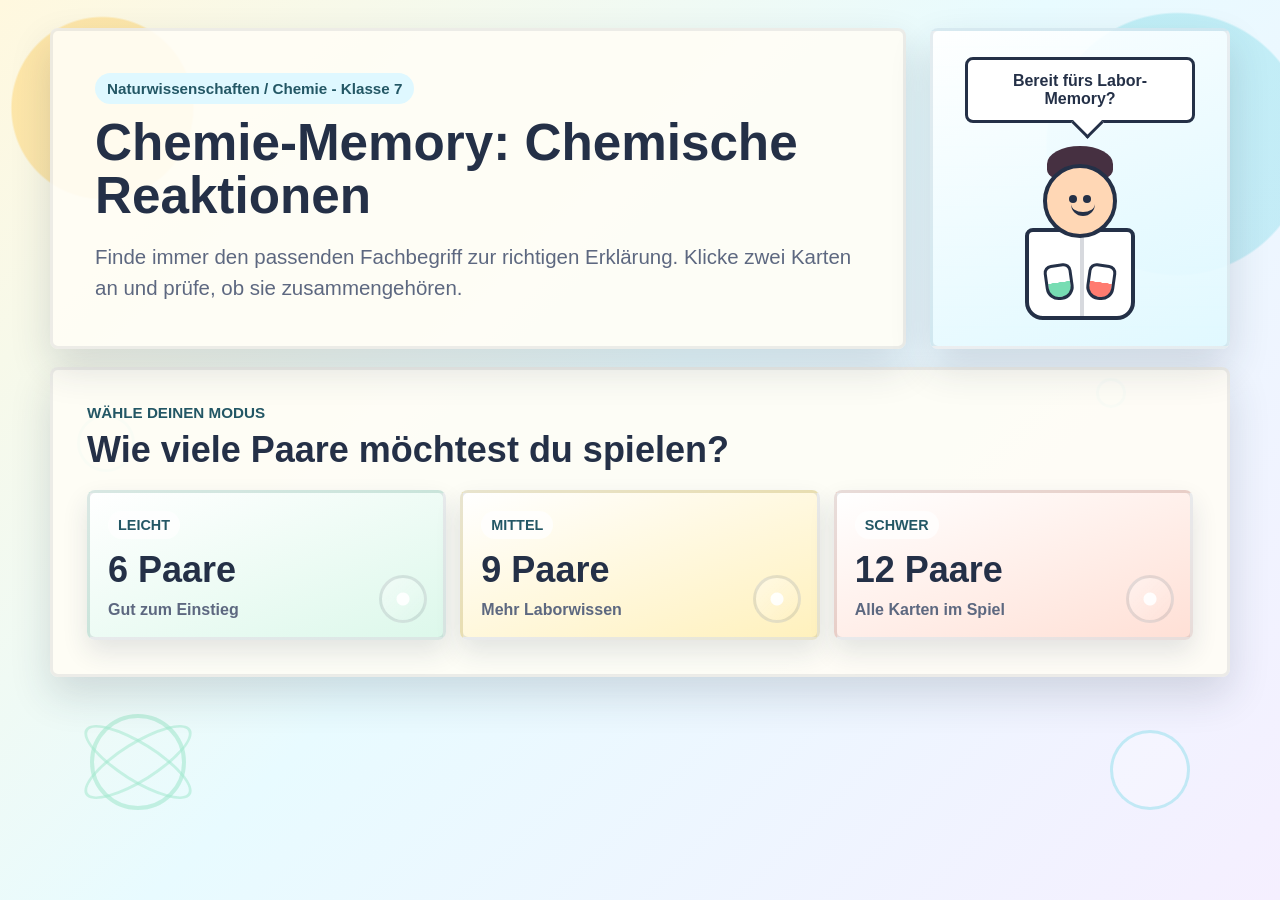
<file: index.html>
<!DOCTYPE html>
<html lang="de">
<head>
  <meta charset="UTF-8">
  <meta name="viewport" content="width=device-width, initial-scale=1.0">
  <title>Chemie-Memory: Chemische Reaktionen</title>
  <link rel="stylesheet" href="style.css">
</head>
<body>
  <div class="lab-background" aria-hidden="true">
    <span class="bubble bubble-one"></span>
    <span class="bubble bubble-two"></span>
    <span class="bubble bubble-three"></span>
    <span class="atom-doodle"></span>
  </div>

  <main class="page-shell">
    <header class="hero">
      <section class="intro">
        <p class="eyebrow">Naturwissenschaften / Chemie - Klasse 7</p>
        <h1>Chemie-Memory: Chemische Reaktionen</h1>
        <p class="instruction">
          Finde immer den passenden Fachbegriff zur richtigen Erklärung. Klicke zwei Karten an und prüfe, ob sie zusammengehören.
        </p>
      </section>

      <aside class="mascot-card" aria-label="Comic-Laborfigur">
        <div class="speech-bubble">Bereit fürs Labor-Memory?</div>
        <div class="chemist" aria-hidden="true">
          <div class="chemist-hair"></div>
          <div class="chemist-head">
            <span class="eye eye-left"></span>
            <span class="eye eye-right"></span>
            <span class="smile"></span>
          </div>
          <div class="chemist-body">
            <span class="coat-line"></span>
            <span class="flask flask-left"></span>
            <span class="flask flask-right"></span>
          </div>
        </div>
      </aside>
    </header>

    <section class="start-screen" id="startScreen" aria-labelledby="modeTitle">
      <div class="start-panel">
        <p class="section-kicker">Wähle deinen Modus</p>
        <h2 id="modeTitle">Wie viele Paare möchtest du spielen?</h2>
        <div class="mode-grid">
          <button class="mode-card mode-easy" type="button" data-pairs="6">
            <span class="mode-name">Leicht</span>
            <strong>6 Paare</strong>
            <span class="mode-note">Gut zum Einstieg</span>
          </button>
          <button class="mode-card mode-medium" type="button" data-pairs="9">
            <span class="mode-name">Mittel</span>
            <strong>9 Paare</strong>
            <span class="mode-note">Mehr Laborwissen</span>
          </button>
          <button class="mode-card mode-hard" type="button" data-pairs="12">
            <span class="mode-name">Schwer</span>
            <strong>12 Paare</strong>
            <span class="mode-note">Alle Karten im Spiel</span>
          </button>
        </div>
      </div>
    </section>

    <section class="game-screen" id="gameScreen" hidden>
      <section class="toolbar" aria-label="Spielstand">
        <div class="score-pill">
          <span class="score-label">Modus</span>
          <strong id="modeOutput">Leicht</strong>
        </div>
        <div class="score-pill">
          <span class="score-label">Versuche</span>
          <strong id="attempts">0</strong>
        </div>
        <div class="score-pill">
          <span class="score-label">Gefundene Paare</span>
          <strong><span id="matches">0</span> / <span id="totalPairs">6</span></strong>
        </div>
        <button class="home-button" id="homeButton" type="button">Zur Startseite</button>
        <button class="restart-button" id="restartButton" type="button">Neu starten</button>
      </section>

      <section class="message" id="message" aria-live="polite">
        Viel Erfolg! Suche zuerst eine Karte mit Begriff und dann die passende Erklärung.
      </section>

      <section class="game-board" id="gameBoard" aria-label="Memory-Karten"></section>
    </section>
  </main>

  <template id="cardTemplate">
    <button class="memory-card" type="button">
      <span class="card-inner">
        <span class="card-face card-back" aria-hidden="true">
          <span class="card-symbol">?</span>
          <span class="test-tube">
            <span class="liquid"></span>
            <span class="tiny-bubble tiny-bubble-one"></span>
            <span class="tiny-bubble tiny-bubble-two"></span>
          </span>
        </span>
        <span class="card-face card-front">
          <span class="card-type"></span>
          <span class="card-text"></span>
        </span>
      </span>
    </button>
  </template>

  <script src="script.js"></script>
</body>
</html>
</file>
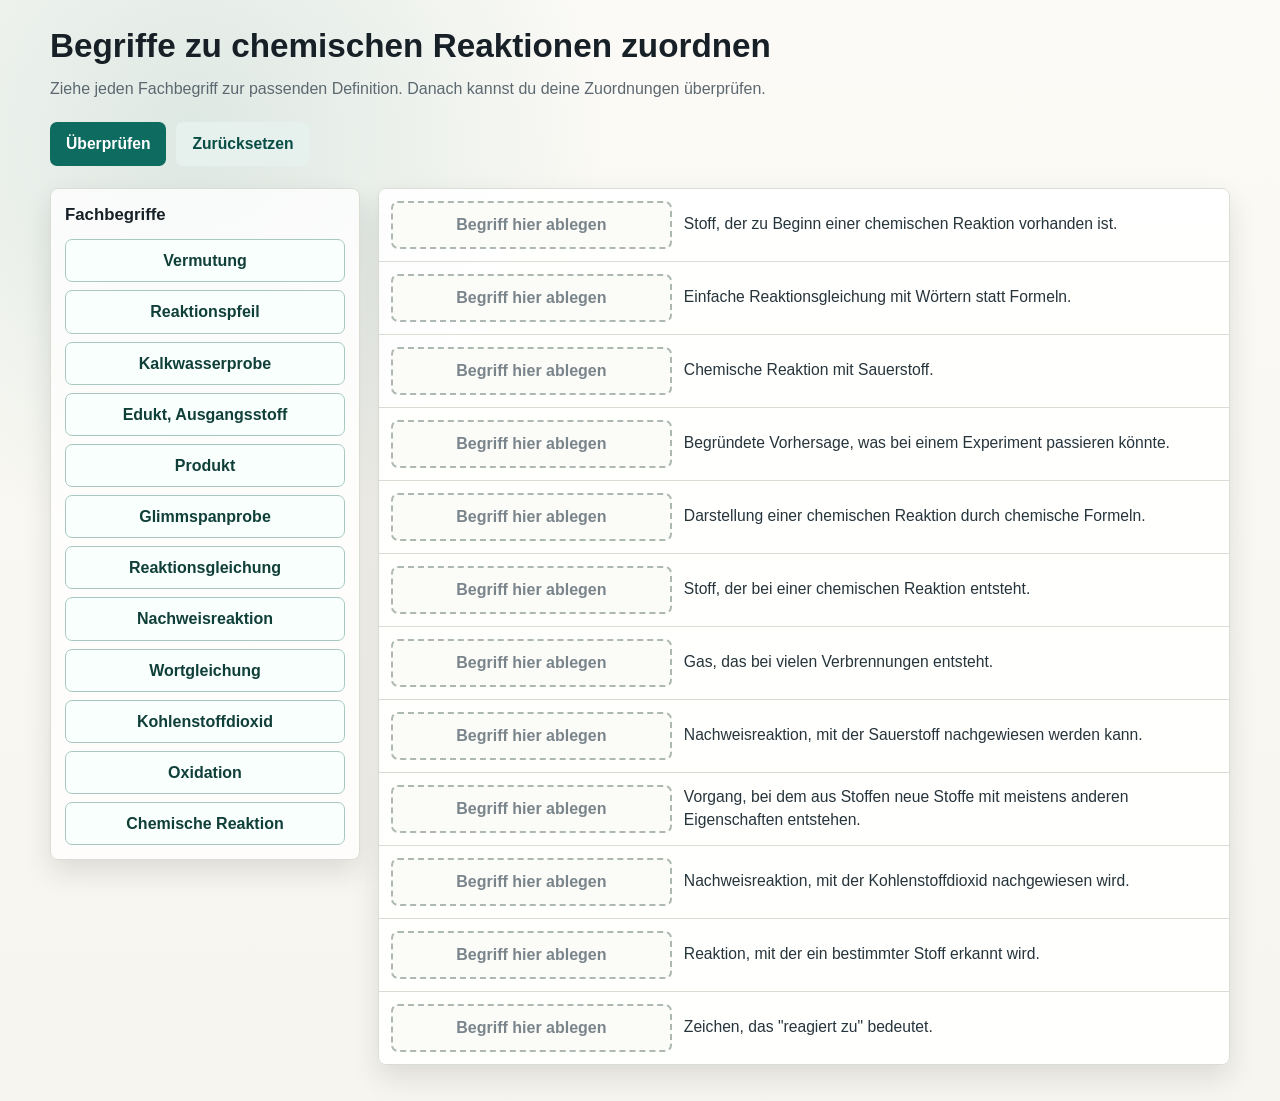
<file: drag_and_drop_chemie_klasse7.html>
<!doctype html>
<html lang="de">
<head>
  <meta charset="utf-8">
  <meta name="viewport" content="width=device-width, initial-scale=1">
  <title>Drag-and-Drop: Chemische Reaktionen</title>
  <style>
    :root {
      color-scheme: light;
      --ink: #172026;
      --muted: #5c6870;
      --paper: #f7f5ef;
      --panel: #ffffff;
      --line: #d9ddd4;
      --brand: #0d6b5f;
      --brand-dark: #084d45;
      --accent: #b35c18;
      --ok: #147d45;
      --ok-bg: #dff3e7;
      --bad: #b42318;
      --bad-bg: #fde2dd;
      --focus: #1d70b8;
      --shadow: 0 12px 28px rgba(22, 31, 36, 0.12);
    }

    * {
      box-sizing: border-box;
    }

    body {
      margin: 0;
      min-height: 100vh;
      background:
        radial-gradient(circle at 15% 12%, rgba(13, 107, 95, 0.12), transparent 26rem),
        linear-gradient(180deg, #fbfaf6 0%, var(--paper) 100%);
      color: var(--ink);
      font-family: Arial, Helvetica, sans-serif;
      line-height: 1.45;
    }

    .page {
      width: min(1180px, calc(100% - 32px));
      margin: 0 auto;
      padding: 28px 0 36px;
    }

    header {
      display: grid;
      gap: 12px;
      margin-bottom: 22px;
    }

    h1 {
      margin: 0;
      font-size: clamp(1.55rem, 2.6vw, 2.45rem);
      line-height: 1.1;
      letter-spacing: 0;
    }

    .intro {
      max-width: 760px;
      margin: 0;
      color: var(--muted);
      font-size: 1rem;
    }

    .toolbar {
      display: flex;
      flex-wrap: wrap;
      align-items: center;
      gap: 10px;
      margin: 18px 0 22px;
    }

    button {
      border: 0;
      border-radius: 7px;
      padding: 11px 16px;
      color: #fff;
      background: var(--brand);
      font: 700 0.98rem Arial, Helvetica, sans-serif;
      cursor: pointer;
      min-height: 44px;
    }

    button:hover {
      background: var(--brand-dark);
    }

    button:focus-visible,
    .term:focus-visible,
    .dropzone:focus-visible {
      outline: 3px solid var(--focus);
      outline-offset: 3px;
    }

    .secondary {
      color: var(--brand-dark);
      background: #e6f0ed;
    }

    .secondary:hover {
      background: #d7e7e2;
    }

    .result {
      min-height: 26px;
      color: var(--muted);
      font-weight: 700;
    }

    .workspace {
      display: grid;
      grid-template-columns: minmax(230px, 310px) minmax(0, 1fr);
      gap: 18px;
      align-items: start;
    }

    .bank,
    .definitions {
      background: rgba(255, 255, 255, 0.78);
      border: 1px solid var(--line);
      border-radius: 8px;
      box-shadow: var(--shadow);
    }

    .bank {
      position: sticky;
      top: 18px;
      padding: 14px;
    }

    h2 {
      margin: 0 0 12px;
      font-size: 1.05rem;
      letter-spacing: 0;
    }

    .term-list {
      display: grid;
      gap: 8px;
      min-height: 80px;
    }

    .term {
      display: flex;
      align-items: center;
      justify-content: center;
      min-height: 42px;
      width: 100%;
      border: 1px solid #a7c9c1;
      border-radius: 7px;
      padding: 9px 10px;
      background: #f8fffd;
      color: #103f39;
      font-weight: 700;
      text-align: center;
      cursor: grab;
      user-select: none;
      touch-action: none;
    }

    .term:active {
      cursor: grabbing;
    }

    .term.dragging {
      opacity: 0.55;
      transform: scale(0.98);
    }

    .term.pointer-dragging {
      opacity: 0;
    }

    .term.selected {
      border-color: var(--accent);
      background: #fff1e7;
    }

    .drag-ghost {
      position: fixed;
      z-index: 1000;
      width: min(280px, calc(100vw - 32px));
      pointer-events: none;
      box-shadow: 0 16px 30px rgba(22, 31, 36, 0.2);
      transform: rotate(-1deg);
    }

    .definitions {
      overflow: hidden;
    }

    .definition-row {
      display: grid;
      grid-template-columns: minmax(210px, 34%) minmax(0, 1fr);
      gap: 12px;
      padding: 12px;
      border-bottom: 1px solid var(--line);
      background: rgba(255, 255, 255, 0.86);
    }

    .definition-row:last-child {
      border-bottom: 0;
    }

    .definition-text {
      display: flex;
      align-items: center;
      margin: 0;
      color: #26343b;
      font-size: 0.98rem;
    }

    .dropzone {
      display: flex;
      align-items: center;
      justify-content: center;
      min-height: 48px;
      border: 2px dashed #aeb8b2;
      border-radius: 7px;
      padding: 6px;
      background: #fbfbf8;
      transition: background 0.16s ease, border-color 0.16s ease;
    }

    .dropzone.empty::before {
      content: "Begriff hier ablegen";
      color: #7a858b;
      font-weight: 700;
    }

    .dropzone.over {
      border-color: var(--accent);
      background: #fff1e7;
    }

    .bank.over {
      border-color: var(--accent);
      background: #fffaf5;
    }

    .dropzone.correct {
      border-color: var(--ok);
      background: var(--ok-bg);
    }

    .dropzone.incorrect {
      border-color: var(--bad);
      background: var(--bad-bg);
    }

    .dropzone.correct .term {
      border-color: var(--ok);
      background: #f4fff7;
      color: #0c5f34;
    }

    .dropzone.incorrect .term {
      border-color: var(--bad);
      background: #fff7f5;
      color: #8f1f16;
    }

    @media (max-width: 830px) {
      .workspace {
        grid-template-columns: 1fr;
      }

      .bank {
        position: static;
      }

      .definition-row {
        grid-template-columns: 1fr;
      }
    }

    @media (max-width: 520px) {
      .page {
        width: min(100% - 20px, 1180px);
        padding-top: 18px;
      }

      .toolbar {
        align-items: stretch;
        flex-direction: column;
      }

      button {
        width: 100%;
      }
    }
  </style>
</head>
<body>
  <main class="page">
    <header>
      <h1>Begriffe zu chemischen Reaktionen zuordnen</h1>
      <p class="intro">Ziehe jeden Fachbegriff zur passenden Definition. Danach kannst du deine Zuordnungen überprüfen.</p>
    </header>

    <div class="toolbar" aria-label="Aktionen">
      <button id="checkButton" type="button">Überprüfen</button>
      <button id="resetButton" class="secondary" type="button">Zurücksetzen</button>
      <div id="result" class="result" aria-live="polite"></div>
    </div>

    <section class="workspace">
      <aside class="bank" aria-label="Fachbegriffe">
        <h2>Fachbegriffe</h2>
        <div id="termBank" class="term-list"></div>
      </aside>

      <section class="definitions" aria-label="Definitionen">
        <div id="definitionList"></div>
      </section>
    </section>
  </main>

  <script>
    const items = [
      {
        term: "Chemische Reaktion",
        definition: "Vorgang, bei dem aus Stoffen neue Stoffe mit meistens anderen Eigenschaften entstehen."
      },
      {
        term: "Edukt, Ausgangsstoff",
        definition: "Stoff, der zu Beginn einer chemischen Reaktion vorhanden ist."
      },
      {
        term: "Glimmspanprobe",
        definition: "Nachweisreaktion, mit der Sauerstoff nachgewiesen werden kann."
      },
      {
        term: "Kalkwasserprobe",
        definition: "Nachweisreaktion, mit der Kohlenstoffdioxid nachgewiesen wird."
      },
      {
        term: "Kohlenstoffdioxid",
        definition: "Gas, das bei vielen Verbrennungen entsteht."
      },
      {
        term: "Nachweisreaktion",
        definition: "Reaktion, mit der ein bestimmter Stoff erkannt wird."
      },
      {
        term: "Oxidation",
        definition: "Chemische Reaktion mit Sauerstoff."
      },
      {
        term: "Produkt",
        definition: "Stoff, der bei einer chemischen Reaktion entsteht."
      },
      {
        term: "Reaktionsgleichung",
        definition: "Darstellung einer chemischen Reaktion durch chemische Formeln."
      },
      {
        term: "Reaktionspfeil",
        definition: "Zeichen, das \"reagiert zu\" bedeutet."
      },
      {
        term: "Vermutung",
        definition: "Begründete Vorhersage, was bei einem Experiment passieren könnte."
      },
      {
        term: "Wortgleichung",
        definition: "Einfache Reaktionsgleichung mit Wörtern statt Formeln."
      }
    ];

    const termBank = document.querySelector("#termBank");
    const definitionList = document.querySelector("#definitionList");
    const checkButton = document.querySelector("#checkButton");
    const resetButton = document.querySelector("#resetButton");
    const result = document.querySelector("#result");

    let draggedTerm = null;
    let pointerDrag = null;

    function shuffle(list) {
      const copy = [...list];
      for (let index = copy.length - 1; index > 0; index -= 1) {
        const randomIndex = Math.floor(Math.random() * (index + 1));
        [copy[index], copy[randomIndex]] = [copy[randomIndex], copy[index]];
      }
      return copy;
    }

    function makeTermCard(item) {
      const card = document.createElement("div");
      card.className = "term";
      card.draggable = true;
      card.tabIndex = 0;
      card.textContent = item.term;
      card.dataset.term = item.term;

      card.addEventListener("pointerdown", startPointerDrag);

      card.addEventListener("dragstart", (event) => {
        if (pointerDrag) {
          event.preventDefault();
          return;
        }
        draggedTerm = card;
        card.classList.add("dragging");
        event.dataTransfer.setData("text/plain", item.term);
      });

      card.addEventListener("dragend", () => {
        card.classList.remove("dragging");
        draggedTerm = null;
      });

      card.addEventListener("keydown", (event) => {
        if (event.key === "Enter" || event.key === " ") {
          event.preventDefault();
          selectForKeyboard(card);
        }
      });

      return card;
    }

    function makeDropzone(item) {
      const zone = document.createElement("div");
      zone.className = "dropzone empty";
      zone.tabIndex = 0;
      zone.dataset.answer = item.term;
      zone.setAttribute("aria-label", "Ablagefeld für " + item.definition);

      zone.addEventListener("dragover", (event) => {
        event.preventDefault();
        zone.classList.add("over");
      });

      zone.addEventListener("dragleave", () => {
        zone.classList.remove("over");
      });

      zone.addEventListener("drop", (event) => {
        event.preventDefault();
        zone.classList.remove("over");
        if (draggedTerm) {
          placeTerm(zone, draggedTerm);
        }
      });

      zone.addEventListener("keydown", (event) => {
        const selected = document.querySelector(".term.selected");
        if ((event.key === "Enter" || event.key === " ") && selected) {
          event.preventDefault();
          placeTerm(zone, selected);
          selected.classList.remove("selected");
        }
      });

      return zone;
    }

    function startPointerDrag(event) {
      if (!event.isPrimary || (event.pointerType === "mouse" && event.button !== 0)) {
        return;
      }

      const card = event.currentTarget;
      const rect = card.getBoundingClientRect();
      const ghost = card.cloneNode(true);

      event.preventDefault();
      card.setPointerCapture(event.pointerId);
      clearFeedback();

      ghost.classList.add("drag-ghost");
      ghost.classList.remove("selected", "dragging", "pointer-dragging");
      document.body.appendChild(ghost);

      pointerDrag = {
        card,
        ghost,
        pointerId: event.pointerId,
        offsetX: event.clientX - rect.left,
        offsetY: event.clientY - rect.top,
        currentTarget: null
      };

      card.classList.add("pointer-dragging");
      moveGhost(event.clientX, event.clientY);
      updatePointerTarget(event.clientX, event.clientY);

      card.addEventListener("pointermove", movePointerDrag);
      card.addEventListener("pointerup", endPointerDrag);
      card.addEventListener("pointercancel", cancelPointerDrag);
    }

    function movePointerDrag(event) {
      if (!pointerDrag || event.pointerId !== pointerDrag.pointerId) {
        return;
      }

      event.preventDefault();
      moveGhost(event.clientX, event.clientY);
      updatePointerTarget(event.clientX, event.clientY);
    }

    function endPointerDrag(event) {
      if (!pointerDrag || event.pointerId !== pointerDrag.pointerId) {
        return;
      }

      event.preventDefault();
      const target = pointerDrag.currentTarget;
      const card = pointerDrag.card;

      cleanupPointerDrag();

      if (target && target.classList.contains("dropzone")) {
        placeTerm(target, card);
      } else if (target && target.classList.contains("bank")) {
        returnTermToBank(card);
      }
    }

    function cancelPointerDrag(event) {
      if (!pointerDrag || event.pointerId !== pointerDrag.pointerId) {
        return;
      }

      cleanupPointerDrag();
    }

    function moveGhost(clientX, clientY) {
      pointerDrag.ghost.style.left = clientX - pointerDrag.offsetX + "px";
      pointerDrag.ghost.style.top = clientY - pointerDrag.offsetY + "px";
    }

    function updatePointerTarget(clientX, clientY) {
      document.querySelectorAll(".dropzone.over, .bank.over").forEach((element) => {
        element.classList.remove("over");
      });

      pointerDrag.ghost.style.display = "none";
      const element = document.elementFromPoint(clientX, clientY);
      pointerDrag.ghost.style.display = "";

      const dropzone = element ? element.closest(".dropzone") : null;
      const bank = element ? element.closest(".bank") : null;
      const target = dropzone || bank;

      pointerDrag.currentTarget = target;
      if (target) {
        target.classList.add("over");
      }
    }

    function cleanupPointerDrag() {
      const { card, ghost, pointerId } = pointerDrag;

      document.querySelectorAll(".dropzone.over, .bank.over").forEach((element) => {
        element.classList.remove("over");
      });

      card.classList.remove("pointer-dragging");
      card.removeEventListener("pointermove", movePointerDrag);
      card.removeEventListener("pointerup", endPointerDrag);
      card.removeEventListener("pointercancel", cancelPointerDrag);

      if (card.hasPointerCapture(pointerId)) {
        card.releasePointerCapture(pointerId);
      }

      ghost.remove();
      pointerDrag = null;
    }

    function selectForKeyboard(card) {
      document.querySelectorAll(".term.selected").forEach((term) => {
        term.classList.remove("selected");
      });
      card.classList.add("selected");
      result.textContent = "Wähle jetzt ein Ablagefeld aus und drücke Enter.";
    }

    function placeTerm(zone, card) {
      clearFeedback();

      if (zone.firstElementChild) {
        termBank.appendChild(zone.firstElementChild);
      }

      zone.appendChild(card);
      updateEmptyDropzones();
      result.textContent = "";
    }

    function returnTermToBank(card) {
      clearFeedback();
      termBank.appendChild(card);
      updateEmptyDropzones();
      result.textContent = "";
    }

    function updateEmptyDropzones() {
      document.querySelectorAll(".dropzone").forEach((zone) => {
        zone.classList.toggle("empty", !zone.querySelector(".term"));
      });
    }

    function clearFeedback() {
      document.querySelectorAll(".dropzone").forEach((zone) => {
        zone.classList.remove("correct", "incorrect");
      });
    }

    function render() {
      termBank.innerHTML = "";
      definitionList.innerHTML = "";
      result.textContent = "";

      shuffle(items).forEach((item) => {
        termBank.appendChild(makeTermCard(item));
      });

      shuffle(items).forEach((item) => {
        const row = document.createElement("div");
        row.className = "definition-row";

        const zone = makeDropzone(item);
        const definition = document.createElement("p");
        definition.className = "definition-text";
        definition.textContent = item.definition;

        row.append(zone, definition);
        definitionList.appendChild(row);
      });
    }

    function checkAnswers() {
      let correct = 0;
      let answered = 0;

      document.querySelectorAll(".dropzone").forEach((zone) => {
        const card = zone.querySelector(".term");
        zone.classList.remove("correct", "incorrect");

        if (!card) {
          zone.classList.add("incorrect");
          return;
        }

        answered += 1;
        if (card.dataset.term === zone.dataset.answer) {
          correct += 1;
          zone.classList.add("correct");
        } else {
          zone.classList.add("incorrect");
        }
      });

      result.textContent = correct + " von " + items.length + " Zuordnungen richtig" +
        (answered < items.length ? " (" + (items.length - answered) + " fehlen noch)." : ".");
    }

    termBank.addEventListener("dragover", (event) => {
      event.preventDefault();
    });

    termBank.addEventListener("drop", (event) => {
      event.preventDefault();
      if (draggedTerm) {
        returnTermToBank(draggedTerm);
      }
    });

    checkButton.addEventListener("click", checkAnswers);
    resetButton.addEventListener("click", render);

    render();
  </script>
</body>
</html>
</file>
<file: style.css>
:root {
  --ink: #243047;
  --muted: #5d6880;
  --paper: #fffdf5;
  --aqua: #31c7d9;
  --mint: #77ddb3;
  --lemon: #ffd166;
  --coral: #ff7b70;
  --berry: #8b5cf6;
  --sky: #dff8ff;
  --success: #1f9d6a;
  --success-soft: #dff8e9;
  --shadow: 0 18px 40px rgba(36, 48, 71, 0.16);
}

* {
  box-sizing: border-box;
}

[hidden] {
  display: none !important;
}

body {
  min-height: 100vh;
  margin: 0;
  color: var(--ink);
  font-family: "Trebuchet MS", "Segoe UI", Arial, sans-serif;
  background:
    radial-gradient(circle at 8% 12%, rgba(255, 209, 102, 0.46) 0 90px, transparent 92px),
    radial-gradient(circle at 92% 16%, rgba(49, 199, 217, 0.22) 0 130px, transparent 132px),
    linear-gradient(135deg, #fff8df 0%, #e8fbff 48%, #f5efff 100%);
  overflow-x: hidden;
}

button {
  font: inherit;
}

.page-shell {
  position: relative;
  z-index: 1;
  width: min(1180px, calc(100% - 28px));
  margin: 0 auto;
  padding: 28px 0 42px;
}

.lab-background {
  position: fixed;
  inset: 0;
  pointer-events: none;
  overflow: hidden;
}

.bubble,
.atom-doodle {
  position: absolute;
  opacity: 0.65;
}

.bubble {
  border: 3px solid rgba(49, 199, 217, 0.4);
  border-radius: 50%;
  background: rgba(255, 255, 255, 0.35);
}

.bubble-one {
  width: 58px;
  height: 58px;
  left: 6%;
  top: 46%;
}

.bubble-two {
  width: 30px;
  height: 30px;
  right: 12%;
  top: 42%;
}

.bubble-three {
  width: 80px;
  height: 80px;
  right: 7%;
  bottom: 10%;
}

.atom-doodle {
  width: 96px;
  height: 96px;
  left: 7%;
  bottom: 10%;
  border: 4px solid rgba(119, 221, 179, 0.55);
  border-radius: 50%;
}

.atom-doodle::before,
.atom-doodle::after {
  content: "";
  position: absolute;
  inset: 24px -18px;
  border: 3px solid rgba(119, 221, 179, 0.5);
  border-radius: 50%;
}

.atom-doodle::before {
  transform: rotate(32deg);
}

.atom-doodle::after {
  transform: rotate(-32deg);
}

.hero {
  display: grid;
  grid-template-columns: minmax(0, 1fr) 300px;
  gap: 24px;
  align-items: stretch;
  margin-bottom: 18px;
}

.intro,
.mascot-card,
.start-panel,
.toolbar,
.message {
  border: 3px solid rgba(36, 48, 71, 0.08);
  border-radius: 8px;
  background: rgba(255, 253, 245, 0.9);
  box-shadow: var(--shadow);
}

.intro {
  padding: clamp(24px, 4vw, 42px);
  overflow: hidden;
}

.eyebrow {
  display: inline-flex;
  margin: 0 0 12px;
  padding: 7px 12px;
  border-radius: 999px;
  color: #235765;
  background: #dff8ff;
  font-size: 0.95rem;
  font-weight: 700;
}

h1 {
  max-width: 760px;
  margin: 0;
  font-size: clamp(2.1rem, 4vw, 4rem);
  line-height: 1.04;
  letter-spacing: 0;
}

.instruction {
  max-width: 760px;
  margin: 18px 0 0;
  color: var(--muted);
  font-size: clamp(1.08rem, 2vw, 1.28rem);
  line-height: 1.55;
}

.mascot-card {
  display: grid;
  place-items: center;
  padding: 22px;
  background:
    linear-gradient(160deg, rgba(255, 255, 255, 0.92), rgba(223, 248, 255, 0.92)),
    repeating-linear-gradient(0deg, transparent 0 18px, rgba(49, 199, 217, 0.06) 18px 20px);
}

.speech-bubble {
  position: relative;
  max-width: 230px;
  margin-bottom: 12px;
  padding: 12px 15px;
  border: 3px solid var(--ink);
  border-radius: 8px;
  background: #fff;
  font-weight: 800;
  text-align: center;
}

.speech-bubble::after {
  content: "";
  position: absolute;
  left: 48%;
  bottom: -14px;
  width: 20px;
  height: 20px;
  border-right: 3px solid var(--ink);
  border-bottom: 3px solid var(--ink);
  background: #fff;
  transform: rotate(45deg);
}

.chemist {
  position: relative;
  width: 150px;
  height: 178px;
}

.chemist-hair {
  position: absolute;
  z-index: 1;
  top: 4px;
  left: 42px;
  width: 66px;
  height: 36px;
  border-radius: 50% 50% 35% 35%;
  background: #463041;
}

.chemist-head {
  position: absolute;
  z-index: 2;
  top: 22px;
  left: 38px;
  width: 74px;
  height: 74px;
  border: 4px solid var(--ink);
  border-radius: 50%;
  background: #ffd7b5;
}

.eye {
  position: absolute;
  top: 27px;
  width: 8px;
  height: 8px;
  border-radius: 50%;
  background: var(--ink);
}

.eye-left {
  left: 22px;
}

.eye-right {
  right: 22px;
}

.smile {
  position: absolute;
  left: 24px;
  bottom: 18px;
  width: 24px;
  height: 12px;
  border-bottom: 4px solid var(--ink);
  border-radius: 0 0 24px 24px;
}

.chemist-body {
  position: absolute;
  left: 20px;
  bottom: 0;
  width: 110px;
  height: 92px;
  border: 4px solid var(--ink);
  border-radius: 8px 8px 18px 18px;
  background: #fff;
}

.coat-line {
  position: absolute;
  left: 50%;
  top: 0;
  width: 4px;
  height: 88px;
  background: rgba(36, 48, 71, 0.18);
}

.flask {
  position: absolute;
  bottom: 16px;
  width: 28px;
  height: 36px;
  border: 3px solid var(--ink);
  border-radius: 8px 8px 13px 13px;
  background: linear-gradient(to top, var(--mint) 0 48%, transparent 49%);
}

.flask-left {
  left: 16px;
  transform: rotate(-8deg);
}

.flask-right {
  right: 16px;
  background: linear-gradient(to top, var(--coral) 0 48%, transparent 49%);
  transform: rotate(8deg);
}

.start-screen {
  margin-bottom: 18px;
}

.start-panel {
  padding: clamp(22px, 4vw, 34px);
}

.section-kicker {
  margin: 0 0 8px;
  color: #235765;
  font-size: 0.95rem;
  font-weight: 900;
  text-transform: uppercase;
}

h2 {
  margin: 0 0 20px;
  font-size: clamp(1.45rem, 3vw, 2.25rem);
  line-height: 1.15;
  letter-spacing: 0;
}

.mode-grid {
  display: grid;
  grid-template-columns: repeat(3, minmax(0, 1fr));
  gap: 14px;
}

.mode-card {
  position: relative;
  display: flex;
  min-height: 150px;
  flex-direction: column;
  justify-content: space-between;
  gap: 10px;
  padding: 18px;
  border: 3px solid rgba(36, 48, 71, 0.1);
  border-radius: 8px;
  color: var(--ink);
  background: #fff;
  box-shadow: 0 12px 26px rgba(36, 48, 71, 0.12);
  text-align: left;
  cursor: pointer;
  overflow: hidden;
  transition: transform 160ms ease, box-shadow 160ms ease;
}

.mode-card::after {
  content: "";
  position: absolute;
  right: 16px;
  bottom: 14px;
  width: 42px;
  height: 42px;
  border: 3px solid rgba(36, 48, 71, 0.12);
  border-radius: 50%;
  background:
    radial-gradient(circle at 50% 50%, rgba(255, 255, 255, 0.9) 0 6px, transparent 7px),
    linear-gradient(135deg, rgba(255, 255, 255, 0.4), transparent);
}

.mode-card:hover,
.mode-card:focus-visible {
  transform: translateY(-3px);
  box-shadow: 0 16px 32px rgba(36, 48, 71, 0.18);
}

.mode-card:focus-visible {
  outline: 4px solid rgba(49, 199, 217, 0.45);
  outline-offset: 4px;
}

.mode-easy {
  background: linear-gradient(160deg, #ffffff, #ddf8eb);
}

.mode-medium {
  background: linear-gradient(160deg, #ffffff, #fff1bd);
}

.mode-hard {
  background: linear-gradient(160deg, #ffffff, #ffe0d6);
}

.mode-name {
  width: fit-content;
  padding: 6px 10px;
  border-radius: 999px;
  background: rgba(255, 255, 255, 0.74);
  color: #235765;
  font-size: 0.9rem;
  font-weight: 900;
  text-transform: uppercase;
}

.mode-card strong {
  font-size: clamp(1.7rem, 3vw, 2.25rem);
  line-height: 1;
}

.mode-note {
  max-width: 170px;
  color: var(--muted);
  font-weight: 800;
}

.toolbar {
  display: flex;
  flex-wrap: wrap;
  gap: 12px;
  align-items: center;
  justify-content: space-between;
  margin-bottom: 14px;
  padding: 14px;
}

.score-pill {
  display: flex;
  align-items: center;
  gap: 10px;
  min-height: 48px;
  padding: 10px 15px;
  border-radius: 999px;
  background: #fff;
  box-shadow: inset 0 0 0 2px rgba(36, 48, 71, 0.08);
}

.score-label {
  color: var(--muted);
  font-weight: 700;
}

.score-pill strong {
  font-size: 1.25rem;
}

.restart-button,
.home-button {
  min-height: 48px;
  padding: 10px 18px;
  border: 0;
  border-radius: 999px;
  color: var(--ink);
  background: var(--lemon);
  box-shadow: 0 5px 0 #dca73c;
  font-weight: 900;
  cursor: pointer;
  transition: transform 160ms ease, box-shadow 160ms ease;
}

.home-button {
  background: #ffffff;
  box-shadow: inset 0 0 0 2px rgba(36, 48, 71, 0.12), 0 5px 0 rgba(36, 48, 71, 0.16);
}

.restart-button:hover,
.restart-button:focus-visible,
.home-button:hover,
.home-button:focus-visible {
  transform: translateY(-2px);
}

.restart-button:hover,
.restart-button:focus-visible {
  box-shadow: 0 7px 0 #dca73c;
}

.home-button:hover,
.home-button:focus-visible {
  box-shadow: inset 0 0 0 2px rgba(36, 48, 71, 0.15), 0 7px 0 rgba(36, 48, 71, 0.18);
}

.restart-button:active {
  transform: translateY(2px);
  box-shadow: 0 3px 0 #dca73c;
}

.home-button:active {
  transform: translateY(2px);
  box-shadow: inset 0 0 0 2px rgba(36, 48, 71, 0.12), 0 3px 0 rgba(36, 48, 71, 0.16);
}

.message {
  min-height: 54px;
  margin-bottom: 18px;
  padding: 15px 18px;
  color: #235765;
  background: rgba(223, 248, 255, 0.92);
  font-size: 1.05rem;
  font-weight: 800;
}

.message.success {
  color: #155f42;
  background: var(--success-soft);
}

.game-board {
  display: grid;
  grid-template-columns: repeat(auto-fit, minmax(150px, 1fr));
  gap: 14px;
  align-items: stretch;
}

.memory-card {
  min-height: 174px;
  padding: 0;
  border: 0;
  border-radius: 8px;
  background: transparent;
  cursor: pointer;
  perspective: 900px;
}

.memory-card:focus-visible {
  outline: 4px solid rgba(255, 123, 112, 0.55);
  outline-offset: 4px;
}

.memory-card.is-locked {
  cursor: default;
}

.card-inner {
  position: relative;
  display: block;
  width: 100%;
  height: 100%;
  min-height: 174px;
  transition: transform 500ms ease;
  transform-style: preserve-3d;
}

.memory-card.is-flipped .card-inner,
.memory-card.is-matched .card-inner {
  transform: rotateY(180deg);
}

.card-face {
  position: absolute;
  inset: 0;
  display: flex;
  flex-direction: column;
  align-items: center;
  justify-content: center;
  gap: 10px;
  min-height: 174px;
  padding: 14px;
  border-radius: 8px;
  border: 3px solid rgba(36, 48, 71, 0.12);
  backface-visibility: hidden;
  box-shadow: var(--shadow);
  overflow: hidden;
}

.card-back {
  color: #fff;
  background:
    radial-gradient(circle at 22% 18%, rgba(255, 255, 255, 0.42) 0 22px, transparent 24px),
    linear-gradient(135deg, #27b9d0 0%, #8056e8 100%);
}

.card-symbol {
  display: grid;
  place-items: center;
  width: 52px;
  height: 52px;
  border: 3px solid rgba(255, 255, 255, 0.85);
  border-radius: 50%;
  font-size: 2rem;
  font-weight: 900;
}

.test-tube {
  position: relative;
  width: 34px;
  height: 72px;
  border: 3px solid rgba(255, 255, 255, 0.9);
  border-top: 0;
  border-radius: 0 0 16px 16px;
  transform: rotate(-12deg);
}

.test-tube::before {
  content: "";
  position: absolute;
  left: -7px;
  top: -9px;
  width: 48px;
  height: 10px;
  border: 3px solid rgba(255, 255, 255, 0.9);
  border-radius: 999px;
}

.liquid {
  position: absolute;
  left: 4px;
  right: 4px;
  bottom: 4px;
  height: 32px;
  border-radius: 0 0 12px 12px;
  background: var(--lemon);
}

.tiny-bubble {
  position: absolute;
  border: 2px solid rgba(255, 255, 255, 0.9);
  border-radius: 50%;
}

.tiny-bubble-one {
  width: 8px;
  height: 8px;
  left: 8px;
  top: 18px;
}

.tiny-bubble-two {
  width: 6px;
  height: 6px;
  right: 8px;
  top: 30px;
}

.card-front {
  background: var(--paper);
  transform: rotateY(180deg);
}

.card-front::before {
  content: "";
  position: absolute;
  inset: 0 0 auto;
  height: 8px;
  background: var(--aqua);
}

.memory-card[data-kind="definition"] .card-front::before {
  background: var(--coral);
}

.memory-card.is-matched .card-front {
  border-color: rgba(31, 157, 106, 0.48);
  background: linear-gradient(180deg, #ffffff, var(--success-soft));
}

.card-type {
  align-self: flex-start;
  padding: 5px 9px;
  border-radius: 999px;
  color: #235765;
  background: var(--sky);
  font-size: 0.78rem;
  font-weight: 900;
  text-transform: uppercase;
}

.memory-card[data-kind="definition"] .card-type {
  color: #753126;
  background: #ffe0d6;
}

.card-text {
  display: grid;
  place-items: center;
  flex: 1;
  width: 100%;
  color: var(--ink);
  font-size: clamp(1rem, 1.8vw, 1.15rem);
  font-weight: 800;
  line-height: 1.28;
  text-align: center;
  overflow-wrap: anywhere;
}

.memory-card[data-kind="definition"] .card-text {
  font-size: clamp(0.94rem, 1.7vw, 1.05rem);
  font-weight: 700;
}

@media (max-width: 820px) {
  .hero {
    grid-template-columns: 1fr;
  }

  .mascot-card {
    min-height: 220px;
  }

  .toolbar {
    align-items: stretch;
  }

  .mode-grid {
    grid-template-columns: 1fr;
  }

  .score-pill,
  .restart-button,
  .home-button {
    flex: 1 1 190px;
    justify-content: center;
  }
}

@media (max-width: 560px) {
  .page-shell {
    width: min(100% - 18px, 1180px);
    padding-top: 14px;
  }

  .intro {
    padding: 22px;
  }

  .game-board {
    grid-template-columns: repeat(2, minmax(0, 1fr));
    gap: 10px;
  }

  .memory-card,
  .card-inner,
  .card-face {
    min-height: 158px;
  }

  .card-face {
    padding: 11px;
  }

  .card-text {
    font-size: 0.95rem;
  }

  .memory-card[data-kind="definition"] .card-text {
    font-size: 0.86rem;
  }
}
</file>
